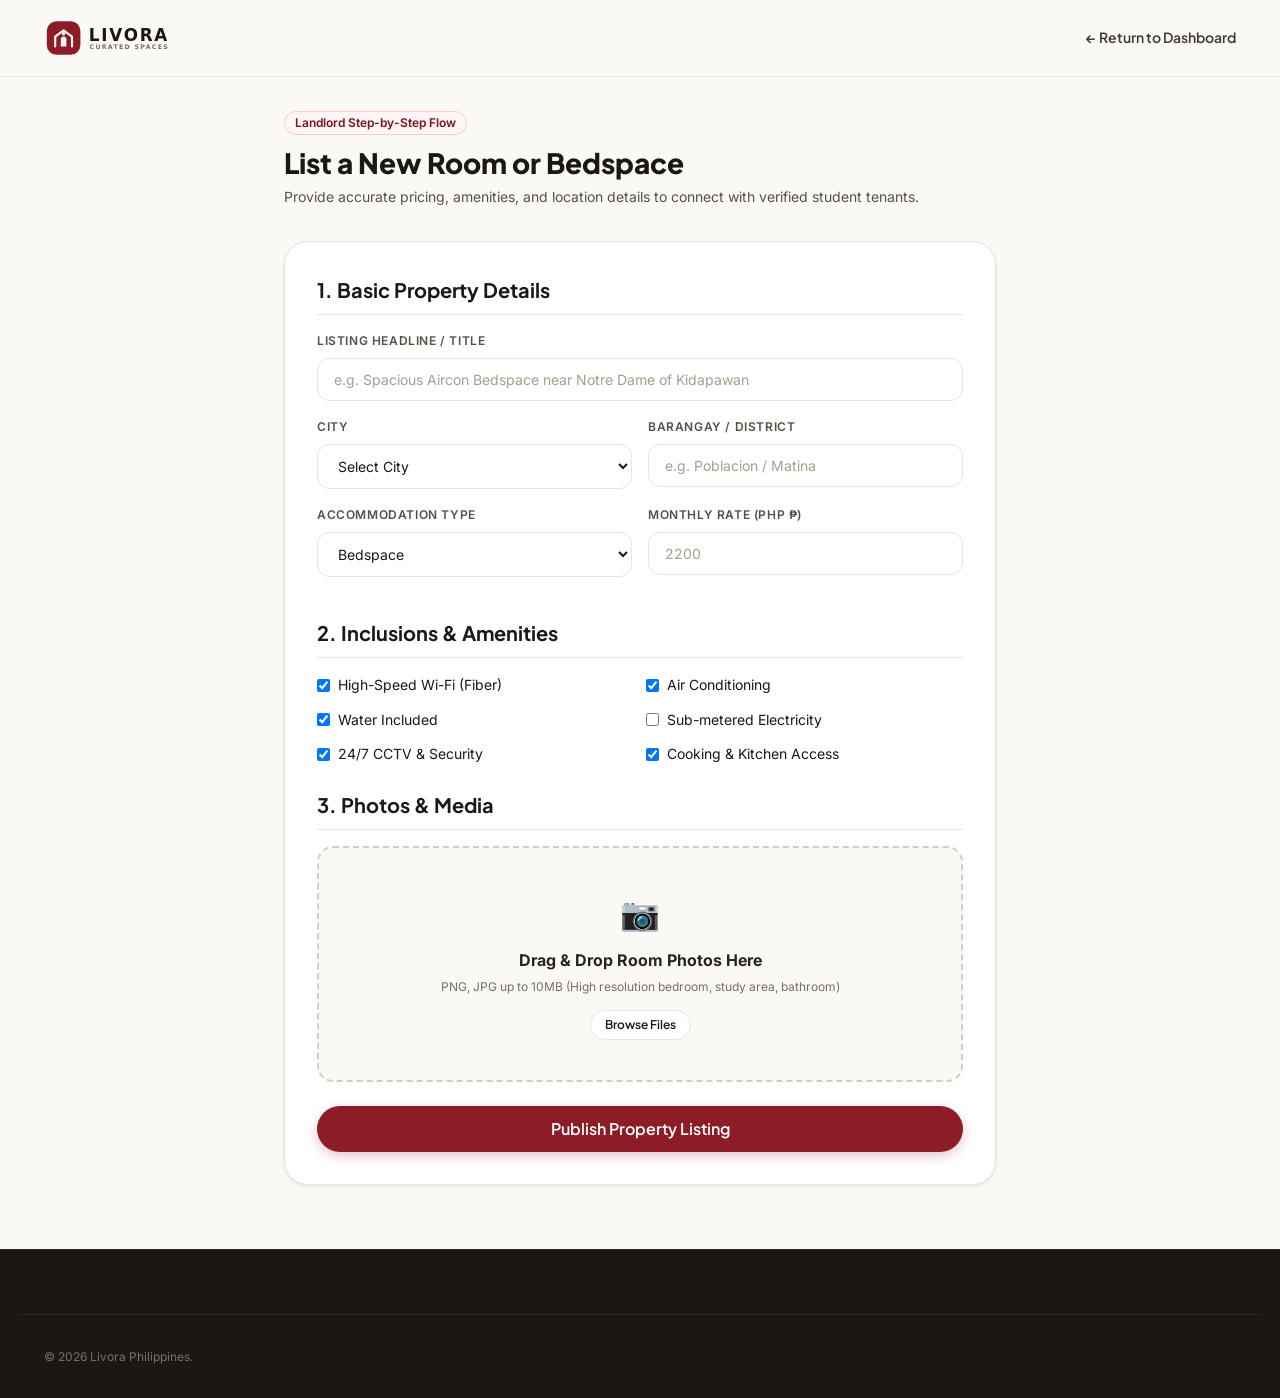
<file: add-property.html>
<!DOCTYPE html>
<html lang="en">
<head>
  <meta charset="UTF-8" />
  <meta name="viewport" content="width=device-width, initial-scale=1.0" />
  <title>List Your Space — Livora</title>
  
  <link rel="preconnect" href="https://fonts.googleapis.com" />
  <link rel="preconnect" href="https://fonts.gstatic.com" crossorigin />
  <link href="https://fonts.googleapis.com/css2?family=Inter:wght@300;400;500;600;700&family=Plus+Jakarta+Sans:wght@500;600;700;800&display=swap" rel="stylesheet" />

  <link rel="stylesheet" href="css/tokens.css" />
  <link rel="stylesheet" href="css/components.css" />
  <link rel="stylesheet" href="css/main.css" />
  <link rel="stylesheet" href="css/pages.css" />
</head>
<body>

  <!-- Navigation Bar -->
  <header class="navbar">
    <div class="container nav-container">
      <a href="index.html" class="brand-link" aria-label="Livora Home">
        <img src="assets/logo.svg" alt="Livora Logo" class="brand-logo-img" />
      </a>

      <nav aria-label="Main Navigation">
        <ul class="nav-menu">
          <li><a href="dashboard.html" class="nav-link">← Return to Dashboard</a></li>
        </ul>
      </nav>
    </div>
  </header>

  <main style="padding: var(--space-8) 0 var(--space-16);">
    <div class="container" style="max-width: 760px;">
      <div style="margin-bottom: var(--space-8);">
        <span class="badge badge-primary">Landlord Step-by-Step Flow</span>
        <h1 style="font-family: var(--font-heading); font-size: 28px; font-weight: 800; color: var(--neutral-900); margin-top: 6px;">
          List a New Room or Bedspace
        </h1>
        <p style="font-size: 14px; color: var(--neutral-600);">
          Provide accurate pricing, amenities, and location details to connect with verified student tenants.
        </p>
      </div>

      <div style="background: var(--neutral-white); border: 1px solid var(--neutral-200); border-radius: var(--radius-xl); padding: var(--space-8); box-shadow: var(--shadow-sm);">
        <form id="addPropertyForm" onsubmit="event.preventDefault(); alert('Property successfully listed! Redirecting to your dashboard...'); window.location.href='dashboard.html';">
          
          <h3 class="details-section-title" style="margin-top: 0;">1. Basic Property Details</h3>
          
          <div class="form-group">
            <label class="form-label">Listing Headline / Title</label>
            <input type="text" class="form-control" placeholder="e.g. Spacious Aircon Bedspace near Notre Dame of Kidapawan" required />
          </div>

          <div style="display: grid; grid-template-columns: 1fr 1fr; gap: 16px;">
            <div class="form-group">
              <label class="form-label">City</label>
              <select class="form-control" required>
                <option value="">Select City</option>
                <option value="Kidapawan City">Kidapawan City</option>
                <option value="Davao City">Davao City</option>
              </select>
            </div>

            <div class="form-group">
              <label class="form-label">Barangay / District</label>
              <input type="text" class="form-control" placeholder="e.g. Poblacion / Matina" required />
            </div>
          </div>

          <div style="display: grid; grid-template-columns: 1fr 1fr; gap: 16px;">
            <div class="form-group">
              <label class="form-label">Accommodation Type</label>
              <select class="form-control" required>
                <option>Bedspace</option>
                <option>Solo Studio</option>
                <option>Dormitory Room</option>
                <option>Apartment Unit</option>
              </select>
            </div>

            <div class="form-group">
              <label class="form-label">Monthly Rate (PHP ₱)</label>
              <input type="number" class="form-control" placeholder="2200" required />
            </div>
          </div>

          <h3 class="details-section-title" style="margin-top: var(--space-6);">2. Inclusions & Amenities</h3>
          <div style="display: grid; grid-template-columns: repeat(2, 1fr); gap: 12px; margin-bottom: var(--space-6);">
            <label style="display: flex; align-items: center; gap: 8px; font-size: 14px; cursor: pointer;">
              <input type="checkbox" checked /> High-Speed Wi-Fi (Fiber)
            </label>
            <label style="display: flex; align-items: center; gap: 8px; font-size: 14px; cursor: pointer;">
              <input type="checkbox" checked /> Air Conditioning
            </label>
            <label style="display: flex; align-items: center; gap: 8px; font-size: 14px; cursor: pointer;">
              <input type="checkbox" checked /> Water Included
            </label>
            <label style="display: flex; align-items: center; gap: 8px; font-size: 14px; cursor: pointer;">
              <input type="checkbox" /> Sub-metered Electricity
            </label>
            <label style="display: flex; align-items: center; gap: 8px; font-size: 14px; cursor: pointer;">
              <input type="checkbox" checked /> 24/7 CCTV & Security
            </label>
            <label style="display: flex; align-items: center; gap: 8px; font-size: 14px; cursor: pointer;">
              <input type="checkbox" checked /> Cooking & Kitchen Access
            </label>
          </div>

          <h3 class="details-section-title" style="margin-top: var(--space-6);">3. Photos & Media</h3>
          <div style="border: 2px dashed var(--neutral-300); border-radius: var(--radius-lg); padding: 40px 20px; text-align: center; background: var(--neutral-50); cursor: pointer; margin-bottom: var(--space-6);">
            <div style="font-size: 32px; margin-bottom: 8px;">📷</div>
            <div style="font-weight: 700; color: var(--neutral-800);">Drag & Drop Room Photos Here</div>
            <div style="font-size: 12px; color: var(--neutral-500); margin-top: 4px;">PNG, JPG up to 10MB (High resolution bedroom, study area, bathroom)</div>
            <button type="button" class="btn btn-secondary btn-sm" style="margin-top: 14px;">Browse Files</button>
          </div>

          <button type="submit" class="btn btn-primary btn-lg" style="width: 100%;">
            Publish Property Listing
          </button>
        </form>
      </div>
    </div>
  </main>

  <footer class="footer">
    <div class="container footer-bottom">
      <div>&copy; 2026 Livora Philippines.</div>
    </div>
  </footer>

</body>
</html>
</file>
<file: css/tokens.css>
/**
 * LIVORA DESIGN SYSTEM - CORE TOKENS
 * Theme: Modern Warm Editorial & Crimson
 */

:root {
  /* Primitive Brand Colors (Crimson / Deep Ruby Palette) */
  --crimson-50:  #fff5f5;
  --crimson-100: #fee2e2;
  --crimson-200: #fecaca;
  --crimson-300: #fca5a5;
  --crimson-400: #f87171;
  --crimson-500: #ef4444;
  --crimson-600: #8e1c27; /* Livora Signature Crimson */
  --crimson-700: #78151f; /* Livora Crimson Dark */
  --crimson-800: #621018;
  --crimson-900: #4a0b12;

  /* Warm Neutral Palette (Editorial Paper & Stone) */
  --neutral-50:  #fbf9f6; /* Warm Ivory background */
  --neutral-100: #f5f1eb; /* Soft Warm Gray */
  --neutral-200: #ebe4dc; /* Delicate Border */
  --neutral-300: #d6ccbf;
  --neutral-400: #a89d8f;
  --neutral-500: #786f64;
  --neutral-600: #575047; /* Secondary Text */
  --neutral-700: #3d3731;
  --neutral-800: #29241f;
  --neutral-900: #1a1714; /* Deep Primary Charcoal Text */
  --neutral-white: #ffffff;

  /* Functional Status Colors */
  --success-bg: #ecfdf5;
  --success-text: #065f46;
  --success-border: #a7f3d0;
  --success-main: #10b981;

  --warning-bg: #fffbeb;
  --warning-text: #92400e;
  --warning-border: #fde68a;
  --warning-main: #f59e0b;

  --info-bg: #eff6ff;
  --info-text: #1e40af;
  --info-border: #bfdbfe;
  --info-main: #3b82f6;

  /* Semantic Aliases */
  --color-primary: var(--crimson-600);
  --color-primary-hover: var(--crimson-700);
  --color-primary-active: var(--crimson-800);
  --color-primary-light: var(--crimson-50);
  --color-primary-border: var(--crimson-200);

  --color-bg-app: var(--neutral-50);
  --color-bg-surface: var(--neutral-white);
  --color-bg-subtle: var(--neutral-100);
  --color-border: var(--neutral-200);
  --color-border-hover: var(--neutral-300);

  --color-text-primary: var(--neutral-900);
  --color-text-secondary: var(--neutral-600);
  --color-text-muted: var(--neutral-500);
  --color-text-inverse: var(--neutral-white);

  /* Typography Scales */
  --font-heading: 'Plus Jakarta Sans', system-ui, -apple-system, sans-serif;
  --font-body: 'Inter', system-ui, -apple-system, sans-serif;

  --text-xs: 0.75rem;    /* 12px */
  --text-sm: 0.875rem;   /* 14px */
  --text-base: 1rem;     /* 16px */
  --text-lg: 1.125rem;   /* 18px */
  --text-xl: 1.25rem;    /* 20px */
  --text-2xl: 1.5rem;    /* 24px */
  --text-3xl: 1.875rem;  /* 30px */
  --text-4xl: 2.25rem;   /* 36px */
  --text-5xl: 3rem;      /* 48px */
  --text-6xl: 3.75rem;   /* 60px */

  --font-regular: 400;
  --font-medium: 500;
  --font-semibold: 600;
  --font-bold: 700;
  --font-extrabold: 800;

  /* Spacing Scale */
  --space-1: 0.25rem; /* 4px */
  --space-2: 0.5rem;  /* 8px */
  --space-3: 0.75rem; /* 12px */
  --space-4: 1rem;    /* 16px */
  --space-5: 1.25rem; /* 20px */
  --space-6: 1.5rem;  /* 24px */
  --space-8: 2rem;    /* 32px */
  --space-10: 2.5rem; /* 40px */
  --space-12: 3rem;   /* 48px */
  --space-16: 4rem;   /* 64px */
  --space-20: 5rem;   /* 80px */

  /* Border Radii */
  --radius-xs: 4px;
  --radius-sm: 8px;
  --radius-md: 12px;
  --radius-lg: 16px;
  --radius-xl: 24px;
  --radius-2xl: 32px;
  --radius-pill: 9999px;

  /* Layered Shadows */
  --shadow-xs: 0 1px 2px rgba(26, 23, 20, 0.04);
  --shadow-sm: 0 2px 5px rgba(26, 23, 20, 0.06), 0 1px 2px rgba(26, 23, 20, 0.03);
  --shadow-md: 0 4px 14px rgba(26, 23, 20, 0.08), 0 2px 4px rgba(26, 23, 20, 0.04);
  --shadow-lg: 0 12px 28px rgba(26, 23, 20, 0.1), 0 4px 10px rgba(26, 23, 20, 0.05);
  --shadow-xl: 0 20px 40px rgba(26, 23, 20, 0.12), 0 8px 16px rgba(26, 23, 20, 0.06);
  --shadow-glow: 0 0 24px rgba(142, 28, 39, 0.25);
  --shadow-focus: 0 0 0 4px rgba(142, 28, 39, 0.18);

  /* Transitions */
  --transition-fast: 150ms cubic-bezier(0.4, 0, 0.2, 1);
  --transition-base: 250ms cubic-bezier(0.4, 0, 0.2, 1);
  --transition-smooth: 400ms cubic-bezier(0.16, 1, 0.3, 1);

  /* Max widths */
  --container-max: 1240px;
}
</file>
<file: css/components.css>
/**
 * LIVORA DESIGN SYSTEM - COMPONENTS
 */

/* ==========================================================================
   Buttons
   ========================================================================== */
.btn {
  display: inline-flex;
  align-items: center;
  justify-content: center;
  gap: var(--space-2);
  font-family: var(--font-heading);
  font-size: var(--text-sm);
  font-weight: var(--font-semibold);
  line-height: 1;
  padding: 10px 20px;
  border-radius: var(--radius-pill);
  border: 1px solid transparent;
  cursor: pointer;
  text-decoration: none;
  transition: all var(--transition-base);
  white-space: nowrap;
}

.btn:focus-visible {
  outline: none;
  box-shadow: var(--shadow-focus);
}

.btn-primary {
  background-color: var(--color-primary);
  color: var(--neutral-white);
  box-shadow: 0 4px 12px rgba(142, 28, 39, 0.25);
}

.btn-primary:hover {
  background-color: var(--color-primary-hover);
  transform: translateY(-1px);
  box-shadow: 0 6px 16px rgba(142, 28, 39, 0.35);
}

.btn-primary:active {
  background-color: var(--color-primary-active);
  transform: translateY(0);
}

.btn-secondary {
  background-color: var(--neutral-white);
  color: var(--neutral-900);
  border-color: var(--neutral-200);
}

.btn-secondary:hover {
  background-color: var(--neutral-100);
  border-color: var(--neutral-300);
  transform: translateY(-1px);
}

.btn-subtle {
  background-color: var(--crimson-50);
  color: var(--crimson-700);
  border-color: var(--crimson-200);
}

.btn-subtle:hover {
  background-color: var(--crimson-100);
  color: var(--crimson-800);
}

.btn-ghost {
  background: transparent;
  color: var(--neutral-700);
}

.btn-ghost:hover {
  background-color: var(--neutral-100);
  color: var(--neutral-900);
}

.btn-sm {
  padding: 8px 14px;
  font-size: var(--text-xs);
}

.btn-lg {
  padding: 14px 28px;
  font-size: var(--text-base);
}

/* ==========================================================================
   Badges & Tags
   ========================================================================== */
.badge {
  display: inline-flex;
  align-items: center;
  gap: var(--space-1);
  padding: 4px 10px;
  font-size: var(--text-xs);
  font-weight: var(--font-semibold);
  border-radius: var(--radius-pill);
  line-height: 1.2;
}

.badge-verified {
  background-color: var(--success-bg);
  color: var(--success-text);
  border: 1px solid var(--success-border);
}

.badge-primary {
  background-color: var(--crimson-50);
  color: var(--crimson-700);
  border: 1px solid var(--crimson-200);
}

.badge-dark {
  background-color: rgba(26, 23, 20, 0.75);
  backdrop-filter: blur(8px);
  color: var(--neutral-white);
  border: 1px solid rgba(255, 255, 255, 0.15);
}

.badge-warning {
  background-color: var(--warning-bg);
  color: var(--warning-text);
  border: 1px solid var(--warning-border);
}

/* ==========================================================================
   Form Inputs & Controls
   ========================================================================== */
.form-group {
  display: flex;
  flex-direction: column;
  gap: var(--space-2);
  margin-bottom: var(--space-4);
  text-align: left;
}

.form-label {
  font-size: var(--text-xs);
  font-weight: var(--font-semibold);
  text-transform: uppercase;
  letter-spacing: 0.05em;
  color: var(--neutral-600);
}

.form-control {
  width: 100%;
  padding: 12px 16px;
  font-family: var(--font-body);
  font-size: var(--text-sm);
  color: var(--neutral-900);
  background-color: var(--neutral-white);
  border: 1px solid var(--neutral-200);
  border-radius: var(--radius-md);
  transition: all var(--transition-fast);
  outline: none;
  box-sizing: border-box;
}

.form-control:focus {
  border-color: var(--color-primary);
  box-shadow: var(--shadow-focus);
}

.form-control::placeholder {
  color: var(--neutral-400);
}

/* ==========================================================================
   Listing Cards
   ========================================================================== */
.card-listing {
  background: var(--neutral-white);
  border: 1px solid var(--color-border);
  border-radius: var(--radius-lg);
  overflow: hidden;
  display: flex;
  flex-direction: column;
  transition: all var(--transition-smooth);
  position: relative;
  text-decoration: none;
  color: inherit;
}

.card-listing:hover {
  transform: translateY(-4px);
  box-shadow: var(--shadow-lg);
  border-color: var(--neutral-300);
}

.card-listing-media {
  position: relative;
  width: 100%;
  aspect-ratio: 16 / 10;
  overflow: hidden;
  background-color: var(--neutral-100);
}

.card-listing-img {
  width: 100%;
  height: 100%;
  object-fit: cover;
  transition: transform 0.5s ease;
}

.card-listing:hover .card-listing-img {
  transform: scale(1.04);
}

.card-wishlist-btn {
  position: absolute;
  top: 12px;
  right: 12px;
  width: 36px;
  height: 36px;
  border-radius: var(--radius-full);
  background: rgba(255, 255, 255, 0.9);
  backdrop-filter: blur(6px);
  border: none;
  cursor: pointer;
  display: flex;
  align-items: center;
  justify-content: center;
  color: var(--neutral-700);
  box-shadow: var(--shadow-sm);
  transition: all var(--transition-fast);
  z-index: 2;
}

.card-wishlist-btn:hover {
  transform: scale(1.1);
  color: var(--crimson-600);
  background: #ffffff;
}

.card-wishlist-btn.active {
  color: var(--crimson-600);
}

.card-top-tags {
  position: absolute;
  top: 12px;
  left: 12px;
  display: flex;
  gap: 6px;
  z-index: 2;
}

.card-listing-content {
  padding: var(--space-4);
  display: flex;
  flex-direction: column;
  flex-grow: 1;
  gap: var(--space-2);
}

.card-meta-header {
  display: flex;
  align-items: center;
  justify-content: space-between;
}

.card-city {
  font-size: var(--text-xs);
  font-weight: var(--font-semibold);
  color: var(--neutral-500);
  text-transform: uppercase;
  letter-spacing: 0.05em;
}

.card-rating {
  display: flex;
  align-items: center;
  gap: 3px;
  font-size: var(--text-xs);
  font-weight: var(--font-bold);
  color: var(--neutral-800);
}

.card-rating-star {
  color: #f59e0b;
}

.card-title {
  font-family: var(--font-heading);
  font-size: var(--text-base);
  font-weight: var(--font-bold);
  color: var(--neutral-900);
  line-height: 1.35;
  margin: 0;
}

.card-amenities-row {
  display: flex;
  flex-wrap: wrap;
  gap: 6px;
  margin: 4px 0;
}

.amenity-chip {
  font-size: 11px;
  padding: 2px 8px;
  background-color: var(--neutral-100);
  color: var(--neutral-600);
  border-radius: var(--radius-sm);
}

.card-footer {
  margin-top: auto;
  padding-top: var(--space-3);
  border-top: 1px solid var(--neutral-100);
  display: flex;
  align-items: baseline;
  justify-content: space-between;
}

.card-price {
  display: flex;
  align-items: baseline;
  gap: 4px;
}

.card-price-val {
  font-family: var(--font-heading);
  font-size: var(--text-xl);
  font-weight: var(--font-extrabold);
  color: var(--crimson-700);
}

.card-price-unit {
  font-size: var(--text-xs);
  color: var(--neutral-500);
  font-weight: var(--font-medium);
}

/* ==========================================================================
   Modals
   ========================================================================== */
.modal-overlay {
  position: fixed;
  inset: 0;
  background-color: rgba(26, 23, 20, 0.65);
  backdrop-filter: blur(8px);
  z-index: 1000;
  display: flex;
  align-items: center;
  justify-content: center;
  padding: var(--space-4);
  opacity: 0;
  pointer-events: none;
  transition: opacity var(--transition-base);
}

.modal-overlay.open {
  opacity: 1;
  pointer-events: auto;
}

.modal-dialog {
  background: var(--neutral-white);
  border-radius: var(--radius-xl);
  width: 100%;
  max-width: 480px;
  padding: var(--space-8);
  box-shadow: var(--shadow-xl);
  border: 1px solid rgba(255, 255, 255, 0.2);
  transform: translateY(20px) scale(0.98);
  transition: transform var(--transition-smooth);
  position: relative;
  max-height: 90vh;
  overflow-y: auto;
}

.modal-overlay.open .modal-dialog {
  transform: translateY(0) scale(1);
}

.modal-close-btn {
  position: absolute;
  top: 20px;
  right: 20px;
  background: var(--neutral-100);
  border: none;
  width: 32px;
  height: 32px;
  border-radius: var(--radius-full);
  display: flex;
  align-items: center;
  justify-content: center;
  cursor: pointer;
  color: var(--neutral-600);
  transition: all var(--transition-fast);
}

.modal-close-btn:hover {
  background: var(--neutral-200);
  color: var(--neutral-900);
}
</file>
<file: css/main.css>
/**
 * LIVORA MAIN STYLESHEET
 * Reimagined UI - Modern Warm Editorial
 */

@import url('https://fonts.googleapis.com/css2?family=Inter:wght@300;400;500;600;700&family=Plus+Jakarta+Sans:wght@500;600;700;800&display=swap');
@import url('tokens.css');
@import url('components.css');

/* Global Reset & Base */
*, *::before, *::after {
  box-sizing: border-box;
  margin: 0;
  padding: 0;
}

html {
  font-size: 16px;
  scroll-behavior: smooth;
}

body {
  font-family: var(--font-body);
  background-color: var(--color-bg-app);
  color: var(--color-text-primary);
  line-height: 1.6;
  -webkit-font-smoothing: antialiased;
  -moz-osx-font-smoothing: grayscale;
  min-height: 100vh;
  display: flex;
  flex-direction: column;
}

/* Containers */
.container {
  width: 100%;
  max-width: var(--container-max);
  margin-left: auto;
  margin-right: auto;
  padding-left: var(--space-6);
  padding-right: var(--space-6);
}

/* ==========================================================================
   Navigation Bar
   ========================================================================== */
.navbar {
  position: sticky;
  top: 0;
  z-index: 100;
  background-color: rgba(251, 249, 246, 0.92);
  backdrop-filter: blur(16px);
  -webkit-backdrop-filter: blur(16px);
  border-bottom: 1px solid var(--color-border);
  transition: all var(--transition-base);
}

.navbar.scrolled {
  background-color: rgba(255, 255, 255, 0.96);
  box-shadow: var(--shadow-sm);
}

.nav-container {
  display: flex;
  align-items: center;
  justify-content: space-between;
  height: 76px;
}

.brand-link {
  display: flex;
  align-items: center;
  gap: var(--space-3);
  text-decoration: none;
}

.brand-logo-img {
  height: 42px;
  width: auto;
}

.nav-menu {
  display: flex;
  align-items: center;
  gap: var(--space-8);
  list-style: none;
}

.nav-link {
  font-family: var(--font-heading);
  font-size: var(--text-sm);
  font-weight: var(--font-semibold);
  color: var(--neutral-700);
  text-decoration: none;
  transition: color var(--transition-fast);
  position: relative;
  padding: 6px 0;
}

.nav-link:hover, .nav-link.active {
  color: var(--crimson-700);
}

.nav-link.active::after {
  content: '';
  position: absolute;
  bottom: 0;
  left: 0;
  right: 0;
  height: 2px;
  background-color: var(--crimson-700);
  border-radius: var(--radius-full);
}

.nav-actions {
  display: flex;
  align-items: center;
  gap: var(--space-3);
}

/* Mobile Nav Toggle */
.nav-mobile-toggle {
  display: none;
  background: none;
  border: none;
  padding: 8px;
  cursor: pointer;
  color: var(--neutral-800);
}

/* ==========================================================================
   Hero Section (Interactive Split Hero)
   ========================================================================== */
.hero-section {
  position: relative;
  padding: var(--space-12) 0 var(--space-16);
  background: radial-gradient(120% 80% at 80% 20%, rgba(254, 226, 226, 0.4) 0%, rgba(251, 249, 246, 0) 70%),
              radial-gradient(100% 60% at 20% 0%, rgba(254, 243, 199, 0.3) 0%, rgba(251, 249, 246, 0) 60%),
              var(--color-bg-app);
  overflow: hidden;
}

.hero-grid {
  display: grid;
  grid-template-columns: 1.15fr 0.85fr;
  gap: var(--space-12);
  align-items: center;
}

.hero-content {
  display: flex;
  flex-direction: column;
  gap: var(--space-5);
  position: relative;
  z-index: 2;
}

.hero-tag-pill {
  display: inline-flex;
  align-items: center;
  gap: var(--space-2);
  background: var(--neutral-white);
  border: 1px solid var(--color-border);
  padding: 6px 14px;
  border-radius: var(--radius-pill);
  font-size: var(--text-xs);
  font-weight: var(--font-semibold);
  color: var(--crimson-700);
  box-shadow: var(--shadow-xs);
  width: fit-content;
}

.hero-tag-pill .badge-dot {
  width: 8px;
  height: 8px;
  border-radius: 50%;
  background-color: var(--crimson-600);
  display: inline-block;
}

.hero-title {
  font-family: var(--font-heading);
  font-size: clamp(2.2rem, 3.8vw, 3.25rem);
  font-weight: var(--font-extrabold);
  line-height: 1.15;
  letter-spacing: -0.02em;
  color: var(--neutral-900);
}

.hero-title .highlight {
  color: var(--crimson-700);
  position: relative;
  display: inline-block;
}

.hero-subtitle {
  font-size: var(--text-base);
  color: var(--neutral-600);
  max-width: 540px;
  line-height: 1.6;
}

/* Floating Hero Search Hub */
.hero-search-hub {
  background: var(--neutral-white);
  border: 1px solid var(--color-border);
  border-radius: var(--radius-xl);
  padding: var(--space-4) var(--space-5);
  box-shadow: var(--shadow-xl);
  margin-top: var(--space-2);
}

.search-tabs {
  display: flex;
  gap: var(--space-2);
  border-bottom: 1px solid var(--neutral-100);
  padding-bottom: var(--space-3);
  margin-bottom: var(--space-3);
}

.search-tab-btn {
  background: none;
  border: none;
  font-family: var(--font-heading);
  font-size: var(--text-xs);
  font-weight: var(--font-semibold);
  color: var(--neutral-500);
  padding: 6px 12px;
  border-radius: var(--radius-pill);
  cursor: pointer;
  transition: all var(--transition-fast);
}

.search-tab-btn:hover {
  color: var(--neutral-900);
  background-color: var(--neutral-100);
}

.search-tab-btn.active {
  background-color: var(--crimson-50);
  color: var(--crimson-700);
}

.search-fields-row {
  display: grid;
  grid-template-columns: 1.2fr 1fr 1fr auto;
  gap: var(--space-3);
  align-items: center;
}

.search-field-item {
  display: flex;
  flex-direction: column;
  padding: 6px 10px;
  border-radius: var(--radius-md);
  transition: background-color var(--transition-fast);
  border-right: 1px solid var(--neutral-100);
}

.search-field-item:last-of-type {
  border-right: none;
}

.search-field-item:hover {
  background-color: var(--neutral-50);
}

.search-field-label {
  font-size: 11px;
  font-weight: var(--font-bold);
  text-transform: uppercase;
  letter-spacing: 0.05em;
  color: var(--neutral-500);
  margin-bottom: 2px;
  display: flex;
  align-items: center;
  gap: 4px;
}

.search-field-select {
  border: none;
  background: transparent;
  font-family: var(--font-body);
  font-size: var(--text-sm);
  font-weight: var(--font-semibold);
  color: var(--neutral-900);
  cursor: pointer;
  outline: none;
  padding: 0;
  width: 100%;
}

.hero-stats-row {
  display: flex;
  align-items: center;
  gap: var(--space-8);
  padding-top: var(--space-2);
}

.stat-item {
  display: flex;
  flex-direction: column;
}

.stat-num {
  font-family: var(--font-heading);
  font-size: var(--text-xl);
  font-weight: var(--font-extrabold);
  color: var(--neutral-900);
  line-height: 1.2;
}

.stat-desc {
  font-size: var(--text-xs);
  color: var(--neutral-500);
}

/* Hero Right Showcase */
.hero-visual-card {
  position: relative;
  border-radius: var(--radius-2xl);
  overflow: visible;
}

.showcase-main-img-wrapper {
  position: relative;
  width: 100%;
  aspect-ratio: 4 / 3.8;
  border-radius: var(--radius-2xl);
  overflow: hidden;
  box-shadow: var(--shadow-xl);
  border: 1px solid rgba(255, 255, 255, 0.4);
}

.showcase-main-img {
  width: 100%;
  height: 100%;
  object-fit: cover;
  transition: transform 0.6s cubic-bezier(0.16, 1, 0.3, 1);
}

.hero-visual-card:hover .showcase-main-img {
  transform: scale(1.03);
}

/* Floating UI Badges over Hero Card */
.floating-hero-pill {
  position: absolute;
  top: 20px;
  left: 20px;
  background: rgba(255, 255, 255, 0.92);
  backdrop-filter: blur(12px);
  padding: 8px 16px;
  border-radius: var(--radius-pill);
  box-shadow: var(--shadow-md);
  display: flex;
  align-items: center;
  gap: 8px;
  font-family: var(--font-heading);
  font-size: var(--text-xs);
  font-weight: var(--font-bold);
  color: var(--neutral-900);
  z-index: 3;
}

.floating-hero-price {
  position: absolute;
  top: 20px;
  right: 20px;
  background: var(--crimson-700);
  color: var(--neutral-white);
  padding: 8px 14px;
  border-radius: var(--radius-pill);
  font-family: var(--font-heading);
  font-size: var(--text-sm);
  font-weight: var(--font-bold);
  box-shadow: var(--shadow-md);
  z-index: 3;
}

/* Floating Host Card */
.floating-host-card {
  position: absolute;
  bottom: -24px;
  left: 24px;
  right: 24px;
  background: rgba(255, 255, 255, 0.96);
  backdrop-filter: blur(16px);
  border: 1px solid var(--color-border);
  padding: 14px 18px;
  border-radius: var(--radius-lg);
  box-shadow: var(--shadow-lg);
  display: flex;
  align-items: center;
  justify-content: space-between;
  z-index: 3;
}

.host-info {
  display: flex;
  align-items: center;
  gap: 12px;
}

.host-avatar {
  width: 44px;
  height: 44px;
  border-radius: 50%;
  object-fit: cover;
  border: 2px solid var(--neutral-white);
  box-shadow: var(--shadow-xs);
}

.host-text {
  display: flex;
  flex-direction: column;
}

.host-name {
  font-family: var(--font-heading);
  font-size: var(--text-xs);
  font-weight: var(--font-bold);
  color: var(--neutral-900);
  display: flex;
  align-items: center;
  gap: 4px;
}

.host-status {
  font-size: 11px;
  color: var(--neutral-500);
}

/* ==========================================================================
   Filter & Category Bar
   ========================================================================== */
.filter-bar-section {
  padding: var(--space-8) 0 var(--space-4);
  background-color: var(--color-bg-app);
}

.filter-bar-container {
  display: flex;
  align-items: center;
  justify-content: space-between;
  flex-wrap: wrap;
  gap: var(--space-4);
  padding-bottom: var(--space-4);
  border-bottom: 1px solid var(--neutral-200);
}

.filter-pills-group {
  display: flex;
  align-items: center;
  gap: var(--space-2);
  flex-wrap: wrap;
}

.filter-chip-btn {
  padding: 8px 16px;
  border-radius: var(--radius-pill);
  background: var(--neutral-white);
  border: 1px solid var(--neutral-200);
  font-family: var(--font-heading);
  font-size: var(--text-xs);
  font-weight: var(--font-semibold);
  color: var(--neutral-700);
  cursor: pointer;
  transition: all var(--transition-fast);
  display: inline-flex;
  align-items: center;
  gap: 6px;
}

.filter-chip-btn:hover {
  border-color: var(--crimson-400);
  color: var(--crimson-700);
}

.filter-chip-btn.active {
  background: var(--crimson-700);
  color: var(--neutral-white);
  border-color: var(--crimson-700);
}

.results-meta {
  font-size: var(--text-xs);
  font-weight: var(--font-semibold);
  color: var(--neutral-500);
}

/* ==========================================================================
   Listings Section
   ========================================================================== */
.listings-section {
  padding: var(--space-8) 0 var(--space-16);
}

.section-header {
  display: flex;
  align-items: flex-end;
  justify-content: space-between;
  margin-bottom: var(--space-8);
}

.section-eyebrow {
  font-size: var(--text-xs);
  font-weight: var(--font-bold);
  text-transform: uppercase;
  letter-spacing: 0.1em;
  color: var(--crimson-700);
  margin-bottom: 4px;
}

.section-heading {
  font-family: var(--font-heading);
  font-size: var(--text-2xl);
  font-weight: var(--font-extrabold);
  color: var(--neutral-900);
}

.listings-grid {
  display: grid;
  grid-template-columns: repeat(auto-fill, minmax(270px, 1fr));
  gap: var(--space-6);
}

/* ==========================================================================
   Trust & Safety Banner
   ========================================================================== */
.trust-section {
  padding: var(--space-16) 0;
  background-color: var(--neutral-white);
  border-top: 1px solid var(--neutral-200);
  border-bottom: 1px solid var(--neutral-200);
}

.trust-grid {
  display: grid;
  grid-template-columns: repeat(3, 1fr);
  gap: var(--space-8);
}

.trust-card {
  display: flex;
  flex-direction: column;
  gap: var(--space-3);
  padding: var(--space-6);
  border-radius: var(--radius-lg);
  background: var(--neutral-50);
  border: 1px solid var(--neutral-200);
}

.trust-icon-box {
  width: 48px;
  height: 48px;
  border-radius: var(--radius-md);
  background-color: var(--crimson-50);
  color: var(--crimson-700);
  display: flex;
  align-items: center;
  justify-content: center;
}

.trust-card-title {
  font-family: var(--font-heading);
  font-size: var(--text-lg);
  font-weight: var(--font-bold);
  color: var(--neutral-900);
}

.trust-card-desc {
  font-size: var(--text-sm);
  color: var(--neutral-600);
  line-height: 1.5;
}

/* ==========================================================================
   Footer
   ========================================================================== */
.footer {
  margin-top: auto;
  background-color: var(--neutral-900);
  color: var(--neutral-300);
  padding: var(--space-16) 0 var(--space-8);
  border-top: 1px solid var(--neutral-800);
}

.footer-top {
  display: grid;
  grid-template-columns: 1.5fr repeat(3, 1fr);
  gap: var(--space-12);
  margin-bottom: var(--space-12);
}

.footer-brand-p {
  font-size: var(--text-sm);
  color: var(--neutral-400);
  margin-top: var(--space-4);
  max-width: 320px;
}

.footer-col-title {
  font-family: var(--font-heading);
  font-size: var(--text-sm);
  font-weight: var(--font-bold);
  color: var(--neutral-white);
  text-transform: uppercase;
  letter-spacing: 0.05em;
  margin-bottom: var(--space-4);
}

.footer-links {
  list-style: none;
  display: flex;
  flex-direction: column;
  gap: var(--space-3);
}

.footer-links a {
  font-size: var(--text-sm);
  color: var(--neutral-400);
  text-decoration: none;
  transition: color var(--transition-fast);
}

.footer-links a:hover {
  color: var(--neutral-white);
}

.footer-bottom {
  padding-top: var(--space-8);
  border-top: 1px solid rgba(255, 255, 255, 0.08);
  display: flex;
  align-items: center;
  justify-content: space-between;
  font-size: var(--text-xs);
  color: var(--neutral-500);
}

/* ==========================================================================
   Responsive Adjustments
   ========================================================================== */
@media (max-width: 1024px) {
  .hero-grid {
    grid-template-columns: 1fr;
    gap: var(--space-10);
  }
  .search-fields-row {
    grid-template-columns: 1fr 1fr;
  }
  .trust-grid {
    grid-template-columns: 1fr;
  }
  .footer-top {
    grid-template-columns: 1fr 1fr;
    gap: var(--space-8);
  }
}

@media (max-width: 768px) {
  .nav-menu {
    display: none;
  }
  .nav-mobile-toggle {
    display: block;
  }
  .hero-section {
    padding: var(--space-8) 0;
  }
  .search-fields-row {
    grid-template-columns: 1fr;
  }
  .search-field-item {
    border-right: none;
    border-bottom: 1px solid var(--neutral-100);
  }
  .footer-top {
    grid-template-columns: 1fr;
  }
  .footer-bottom {
    flex-direction: column;
    gap: var(--space-4);
    text-align: center;
  }
}
</file>
<file: css/pages.css>
/**
 * LIVORA PAGES STYLESHEET
 * Details, Dashboard, Add Property, Messages, Profile
 */

/* ==========================================================================
   Listing Details Page
   ========================================================================== */
.listing-details-page {
  padding: var(--space-8) 0 var(--space-16);
}

.details-breadcrumb {
  display: flex;
  align-items: center;
  gap: 8px;
  font-size: var(--text-xs);
  color: var(--neutral-500);
  margin-bottom: var(--space-4);
}

.details-breadcrumb a {
  color: var(--neutral-600);
  text-decoration: none;
}

.details-breadcrumb a:hover {
  color: var(--crimson-700);
}

.details-header {
  display: flex;
  justify-content: space-between;
  align-items: flex-start;
  margin-bottom: var(--space-6);
  flex-wrap: wrap;
  gap: var(--space-4);
}

.details-title {
  font-family: var(--font-heading);
  font-size: var(--text-3xl);
  font-weight: var(--font-extrabold);
  color: var(--neutral-900);
  line-height: 1.25;
}

.details-gallery {
  display: grid;
  grid-template-columns: 2fr 1fr;
  grid-template-rows: 240px 240px;
  gap: 12px;
  border-radius: var(--radius-xl);
  overflow: hidden;
  margin-bottom: var(--space-10);
}

.gallery-main {
  grid-row: span 2;
  position: relative;
}

.gallery-main img, .gallery-thumb img {
  width: 100%;
  height: 100%;
  object-fit: cover;
  transition: transform var(--transition-base);
}

.gallery-thumb {
  position: relative;
  overflow: hidden;
}

.gallery-thumb:hover img, .gallery-main:hover img {
  transform: scale(1.03);
}

.details-grid {
  display: grid;
  grid-template-columns: 1.8fr 1.2fr;
  gap: var(--space-12);
  align-items: start;
}

.details-section-title {
  font-family: var(--font-heading);
  font-size: var(--text-xl);
  font-weight: var(--font-bold);
  color: var(--neutral-900);
  margin-bottom: var(--space-4);
  padding-bottom: var(--space-2);
  border-bottom: 1px solid var(--neutral-200);
}

.amenities-grid {
  display: grid;
  grid-template-columns: repeat(2, 1fr);
  gap: var(--space-3);
  margin-bottom: var(--space-8);
}

.amenity-item {
  display: flex;
  align-items: center;
  gap: 10px;
  font-size: var(--text-sm);
  color: var(--neutral-700);
}

.amenity-icon-check {
  color: var(--success-main);
}

/* Sticky Booking / Inquire Card */
.booking-card {
  position: sticky;
  top: 100px;
  background: var(--neutral-white);
  border: 1px solid var(--color-border);
  border-radius: var(--radius-xl);
  padding: var(--space-6);
  box-shadow: var(--shadow-xl);
}

.booking-price-header {
  display: flex;
  justify-content: space-between;
  align-items: baseline;
  margin-bottom: var(--space-4);
  padding-bottom: var(--space-4);
  border-bottom: 1px solid var(--neutral-100);
}

.booking-fee-table {
  display: flex;
  flex-direction: column;
  gap: 10px;
  font-size: var(--text-sm);
  margin-bottom: var(--space-6);
}

.fee-row {
  display: flex;
  justify-content: space-between;
  color: var(--neutral-600);
}

.fee-row.total {
  font-family: var(--font-heading);
  font-size: var(--text-base);
  font-weight: var(--font-bold);
  color: var(--neutral-900);
  padding-top: 10px;
  border-top: 1px dashed var(--neutral-200);
}

/* ==========================================================================
   Dashboard Page
   ========================================================================== */
.dashboard-page {
  padding: var(--space-8) 0 var(--space-16);
}

.dashboard-stats-grid {
  display: grid;
  grid-template-columns: repeat(4, 1fr);
  gap: var(--space-6);
  margin-bottom: var(--space-10);
}

.metric-card {
  background: var(--neutral-white);
  border: 1px solid var(--neutral-200);
  border-radius: var(--radius-lg);
  padding: var(--space-6);
  display: flex;
  flex-direction: column;
  gap: 6px;
  box-shadow: var(--shadow-xs);
}

.metric-title {
  font-size: var(--text-xs);
  font-weight: var(--font-semibold);
  color: var(--neutral-500);
  text-transform: uppercase;
  letter-spacing: 0.05em;
}

.metric-value {
  font-family: var(--font-heading);
  font-size: var(--text-3xl);
  font-weight: var(--font-extrabold);
  color: var(--neutral-900);
}

.metric-trend {
  font-size: var(--text-xs);
  color: var(--success-main);
  display: flex;
  align-items: center;
  gap: 4px;
}

.dashboard-table-card {
  background: var(--neutral-white);
  border: 1px solid var(--neutral-200);
  border-radius: var(--radius-xl);
  overflow: hidden;
  box-shadow: var(--shadow-sm);
}

.dashboard-table {
  width: 100%;
  border-collapse: collapse;
  text-align: left;
}

.dashboard-table th {
  background-color: var(--neutral-50);
  padding: 14px 20px;
  font-family: var(--font-heading);
  font-size: var(--text-xs);
  font-weight: var(--font-bold);
  color: var(--neutral-600);
  text-transform: uppercase;
  letter-spacing: 0.05em;
  border-bottom: 1px solid var(--neutral-200);
}

.dashboard-table td {
  padding: 16px 20px;
  font-size: var(--text-sm);
  color: var(--neutral-800);
  border-bottom: 1px solid var(--neutral-100);
  vertical-align: middle;
}

.dashboard-table tr:hover td {
  background-color: var(--neutral-50);
}

/* ==========================================================================
   Messages / Chat UI
   ========================================================================== */
.messages-layout {
  display: grid;
  grid-template-columns: 340px 1fr;
  background: var(--neutral-white);
  border: 1px solid var(--neutral-200);
  border-radius: var(--radius-xl);
  min-height: 650px;
  overflow: hidden;
  box-shadow: var(--shadow-md);
  margin-bottom: var(--space-12);
}

.chat-threads-sidebar {
  border-right: 1px solid var(--neutral-200);
  display: flex;
  flex-direction: column;
}

.chat-thread-item {
  padding: 16px 18px;
  display: flex;
  gap: 12px;
  align-items: center;
  border-bottom: 1px solid var(--neutral-100);
  cursor: pointer;
  transition: background-color var(--transition-fast);
}

.chat-thread-item:hover, .chat-thread-item.active {
  background-color: var(--neutral-100);
}

.chat-main-pane {
  display: flex;
  flex-direction: column;
  background-color: #faf9f7;
}

.chat-header {
  padding: 16px 24px;
  background: var(--neutral-white);
  border-bottom: 1px solid var(--neutral-200);
  display: flex;
  align-items: center;
  justify-content: space-between;
}

.chat-messages-container {
  flex-grow: 1;
  padding: 24px;
  overflow-y: auto;
  display: flex;
  flex-direction: column;
  gap: 16px;
}

.message-bubble {
  max-width: 65%;
  padding: 12px 16px;
  border-radius: var(--radius-lg);
  font-size: var(--text-sm);
  line-height: 1.5;
}

.message-incoming {
  align-self: flex-start;
  background: var(--neutral-white);
  border: 1px solid var(--neutral-200);
  color: var(--neutral-900);
  border-bottom-left-radius: 4px;
}

.message-outgoing {
  align-self: flex-end;
  background: var(--crimson-700);
  color: var(--neutral-white);
  border-bottom-right-radius: 4px;
}

.chat-input-row {
  padding: 16px 24px;
  background: var(--neutral-white);
  border-top: 1px solid var(--neutral-200);
  display: flex;
  gap: 12px;
  align-items: center;
}

/* ==========================================================================
   Responsive
   ========================================================================== */
@media (max-width: 1024px) {
  .details-grid {
    grid-template-columns: 1fr;
  }
  .dashboard-stats-grid {
    grid-template-columns: 1fr 1fr;
  }
  .messages-layout {
    grid-template-columns: 1fr;
  }
  .chat-threads-sidebar {
    display: none;
  }
}

@media (max-width: 768px) {
  .details-gallery {
    grid-template-columns: 1fr;
    grid-template-rows: 240px;
  }
  .gallery-thumb {
    display: none;
  }
  .dashboard-stats-grid {
    grid-template-columns: 1fr;
  }
  .amenities-grid {
    grid-template-columns: 1fr;
  }
}
</file>
